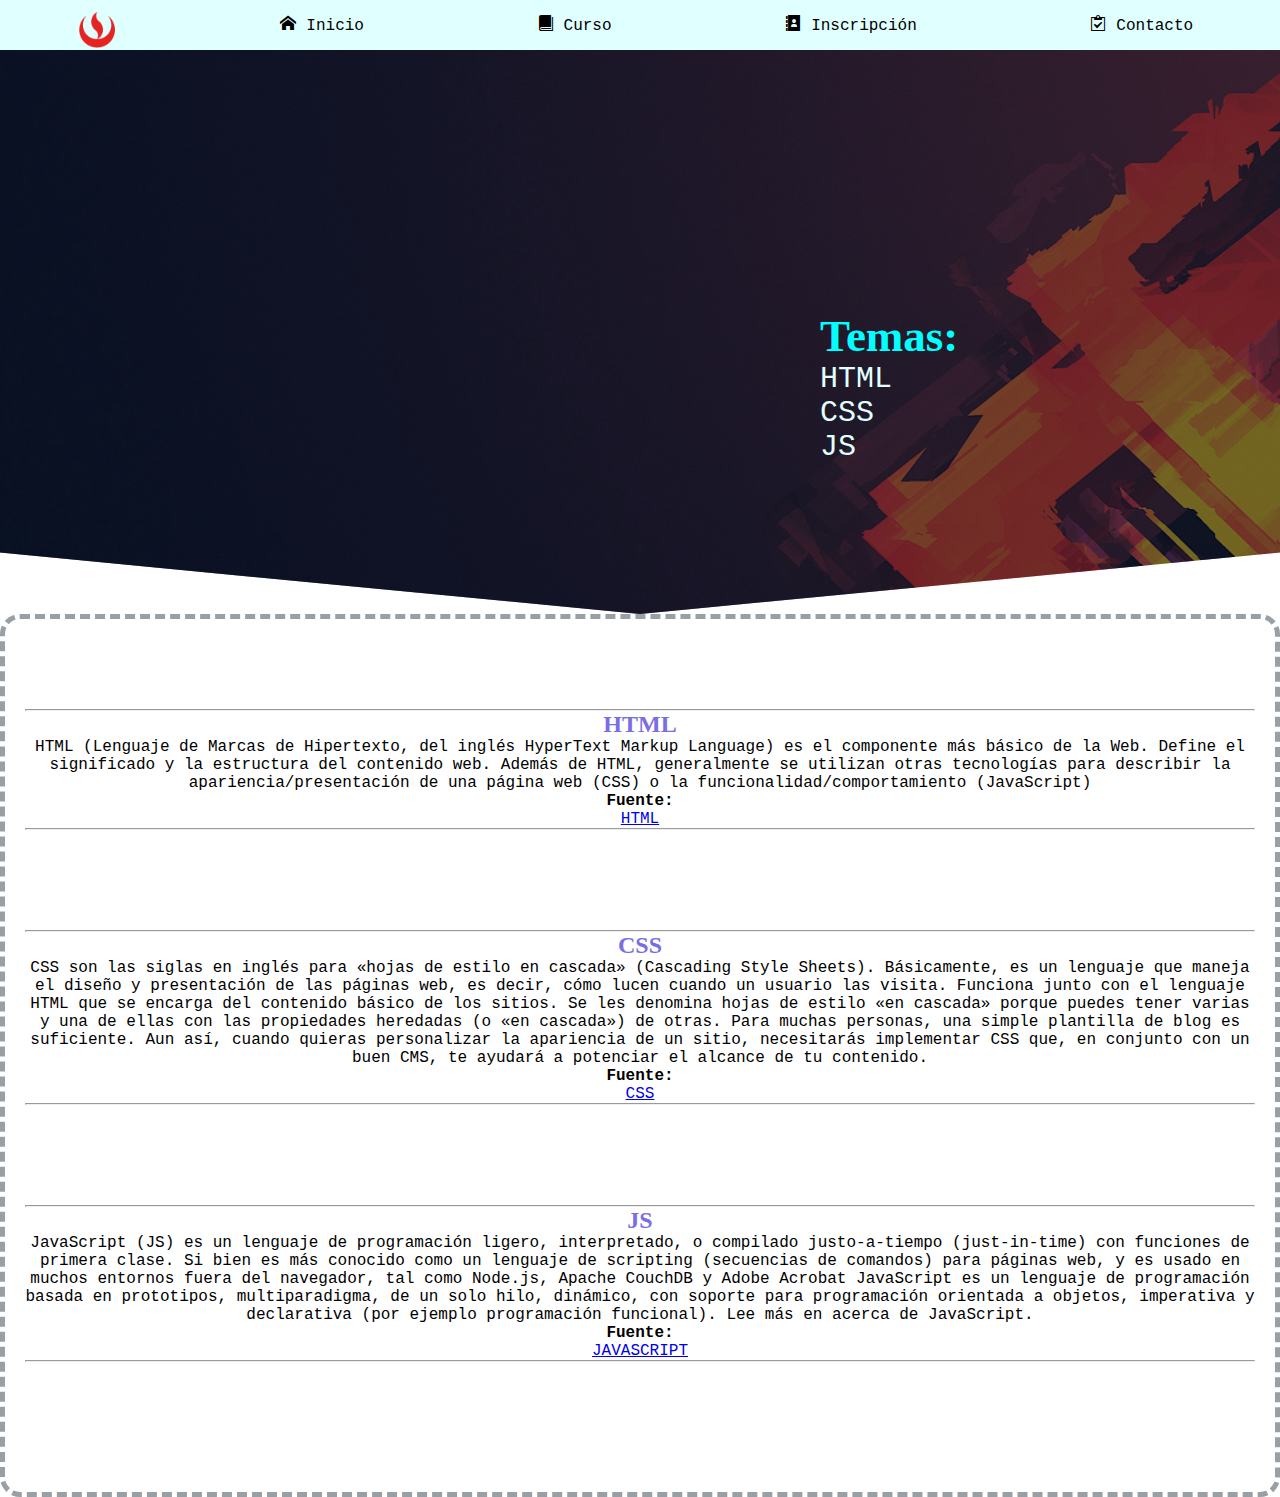
<file: Website_clase2/html/index.html>
<!DOCTYPE html>
<html lang="en">
<head>
  <link rel="stylesheet" href="../css/estilo1.css">
  <link rel="stylesheet" href="../css/fonts.css">
  <meta charset="UTF-8">
  <meta name="viewport" content="width=device-width, initial-scale=1.0">
  <title>Curso IHC</title>
</head>
<body>
<nav class="topheader">
    <ul class="menu-horizontal">
      <a href="" class="logo"><img  height="60"  width="60" src="../images/img/upclogo.png" alt="Logo de lapagimna web"></a>
        <li><a href ="#inicio"><span class="icon-home"></span>Inicio</a></li>
        <li>
            <a href="#cursos"><span class="icon-book"></span>Curso</a>
            <ul class="menu-vertical">
                <li><a href = "#html">HTML</a></li>
                <li><a href = "#css">CSS</a></li>
                <li><a href = "#js">JAVA SCRIPT</a></li>
            </ul>
        </li>
        <li><a href=""><span class="icon-address-book"></span>Inscripción</a></li>
        <li><a href="../html/contacto.html" target="_blank"><span class="icon-clipboard"></span>Contacto</a></li>
    </ul>
</nav>
<div id="inicio">
  <div class="container_Inicio">
    <div class="texto_Inicio">
      <h2>Temas:</h2>
         <ul>
           <li>HTML</li>
           <li>CSS</li>
          <li>JS</li>
         </ul>
    </div>
  </div>
</div>
<div id="borderDemo">
  <div id="cursos">
    <div id="html"  class="container_Cursos">
      <div class="texto_thml">
        <hr>
        <h2>HTML</h2>
        <p>HTML (Lenguaje de Marcas de Hipertexto, del inglés HyperText Markup Language) es el componente más básico de la Web. Define el significado y la estructura del contenido web. Además de HTML, generalmente se utilizan otras tecnologías para describir la apariencia/presentación de una página web (CSS) o la funcionalidad/comportamiento (JavaScript)</p>
        <h4>Fuente: </h4> <a href="https://developer.mozilla.org/es/docs/Web/HTML" target="_blank">HTML</a>
        <hr>
      </div>
      <div id="css"   class="texto_css">
        <hr>
        <h2>CSS</h2>
          <p>CSS son las siglas en inglés para «hojas de estilo en cascada» (Cascading Style Sheets). Básicamente, es un lenguaje que maneja el diseño y presentación de las páginas web, es decir, cómo lucen cuando un usuario las visita. Funciona junto con el lenguaje HTML que se encarga del contenido básico de los sitios.
          Se les denomina hojas de estilo «en cascada» porque puedes tener varias y una de ellas con las propiedades heredadas (o «en cascada») de otras.
          Para muchas personas, una simple plantilla de blog es suficiente. Aun así, cuando quieras personalizar la apariencia de un sitio, necesitarás implementar CSS que, en conjunto con un buen CMS, te ayudará a potenciar el alcance de tu contenido.</p>
          <h4>Fuente: </h4> <a href="https://blog.hubspot.es/website/que-es-css#que-es" target="_blank">CSS</a>
        <hr>
      </div>
      <div id="js"  class="texto_js">
        <hr>
        <h2>JS</h2>
          <p>JavaScript (JS) es un lenguaje de programación ligero, interpretado, o compilado justo-a-tiempo (just-in-time) con funciones de primera clase. Si bien es más conocido como un lenguaje de scripting (secuencias de comandos) para páginas web, y es usado en muchos entornos fuera del navegador, tal como Node.js, Apache CouchDB y Adobe Acrobat JavaScript es un lenguaje de programación basada en prototipos, multiparadigma, de un solo hilo, dinámico, con soporte para programación orientada a objetos, imperativa y declarativa (por ejemplo programación funcional). Lee más en acerca de JavaScript.</p>
          <h4>Fuente: </h4> <a href="https://developer.mozilla.org/es/docs/Web/JavaScript" target="_blank">JAVASCRIPT</a>
        <hr>
      </div>
    </div>

  </div>
</div>
</body>
</html>
</file>
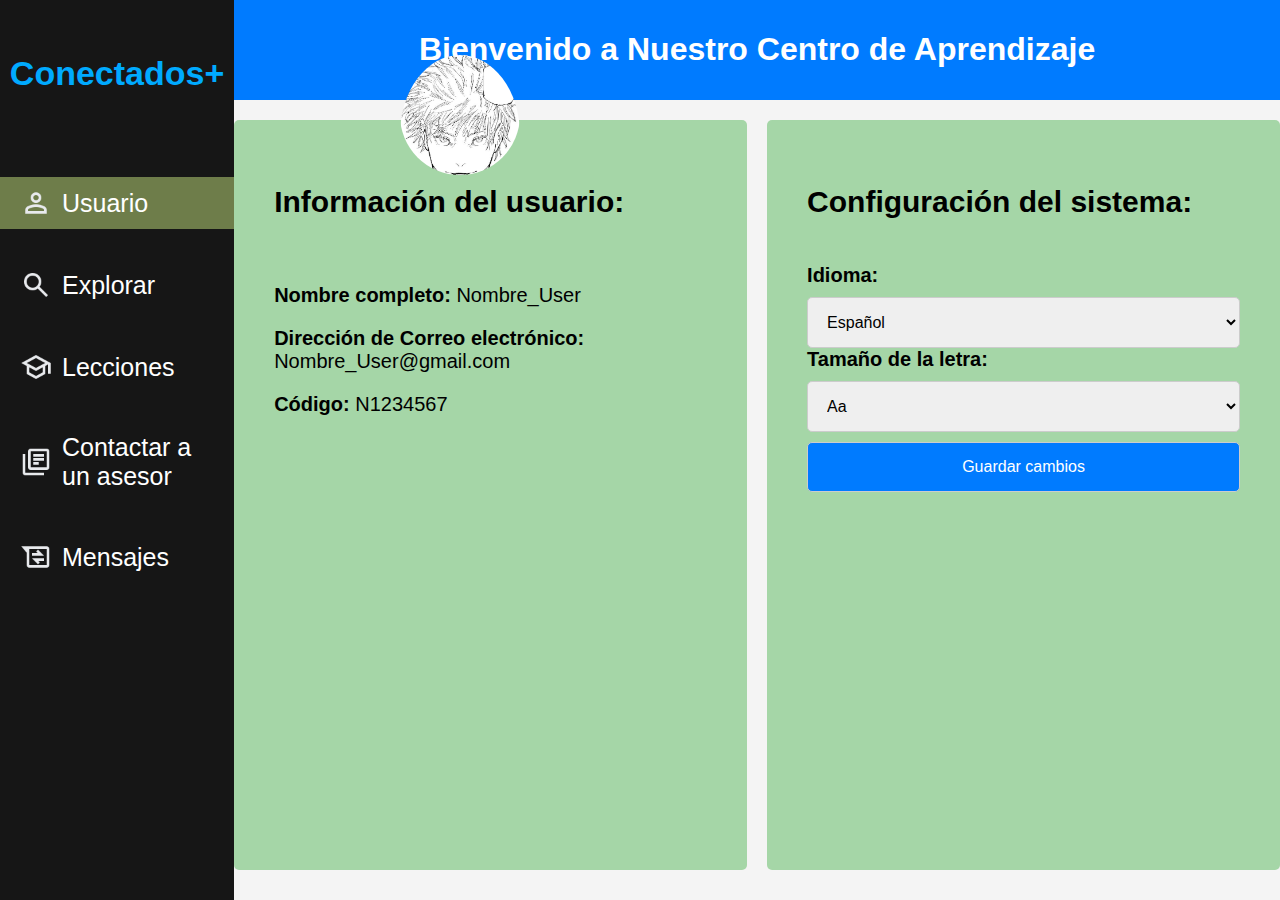
<file: Website/AulaVirtual/hmtl/index.html>
<!DOCTYPE html>
<html lang="es">
<head>
    <link rel="stylesheet" href="../css/styles.css">
    <link rel="stylesheet" href="../css/fonts.css">
    <meta charset="UTF-8">
    <meta name="viewport" content="width=device-width, initial-scale=1.0">
    <title>Centro de Aprendizaje</title>
</head>
<body>
    <div class="contenedor">
        <div class="barra-lateral">
            <div class="logo">
                <p>Conectados+</p>
            </div>
            
            <nav>
                <ul>
                    <li class="estado"><a href="../hmtl/index.html"><img src="../imagenes/person_24dp_FILL0_wght400_GRAD0_opsz24.png" width="32" height="32"><span>Usuario</span></a></li>
                    <li ><a href="../hmtl/index5.html"><img src="../imagenes/search_24dp_FILL0_wght400_GRAD0_opsz24.png" width="32" height="32"><span>Explorar</span></a></li>
                    <li ><a href="../hmtl/index2.html"><img src="../imagenes/school_24dp_FILL0_wght400_GRAD0_opsz24.png" width="32" height="32"><span>Lecciones</span></a></li>
                    <li ><a href="../hmtl/index3.html"><img src="../imagenes/library_books_24dp_FILL0_wght400_GRAD0_opsz24.png" width="32" height="32"><span>Contactar a un asesor</span></a></li>
                    <li ><a href="../hmtl/index4.html"><img src="../imagenes/business_messages_24dp_FILL0_wght400_GRAD0_opsz24.png" width="32" height="32"><span>Mensajes</span></a></li>
                </ul>
            </nav>
        </div>
        <div class="contenido-principal">
            <header>
                <h1>Bienvenido a Nuestro Centro de Aprendizaje</h1>
            </header>
            <div class="contenido">
                <div class="detalles-usuario">
                    <h2>Información del usuario:</h2>
                    <div class="caja-info">
                        <p><strong>Nombre completo:</strong> Nombre_User</p>
                        <p><strong>Dirección de Correo electrónico:</strong> Nombre_User@gmail.com</p>
                        <p><strong>Código:</strong> N1234567</p>
                    </div>
                </div>
                <div class="configuracion-sistema">
                    <h2>Configuración del sistema:</h2>
                    <div class="caja-configuracion">
                        <label for="idioma"><strong>Idioma:</strong></label>
                        <select id="idioma">
                            <option>Español</option>
                        </select>
                        <label for="tamano-letra"><strong>Tamaño de la letra:</strong></label>
                        <select id="tamano-letra">
                            <option>Aa</option>
                        </select>
                        <button>Guardar cambios</button>
                    </div>
                </div>
            </div>
        </div>
    </div>

    <div class="imagen-especifica">
        <img src="../imagenes/1.JPG" width="120" height="120">
    </div>
</body>
</html>
</file>
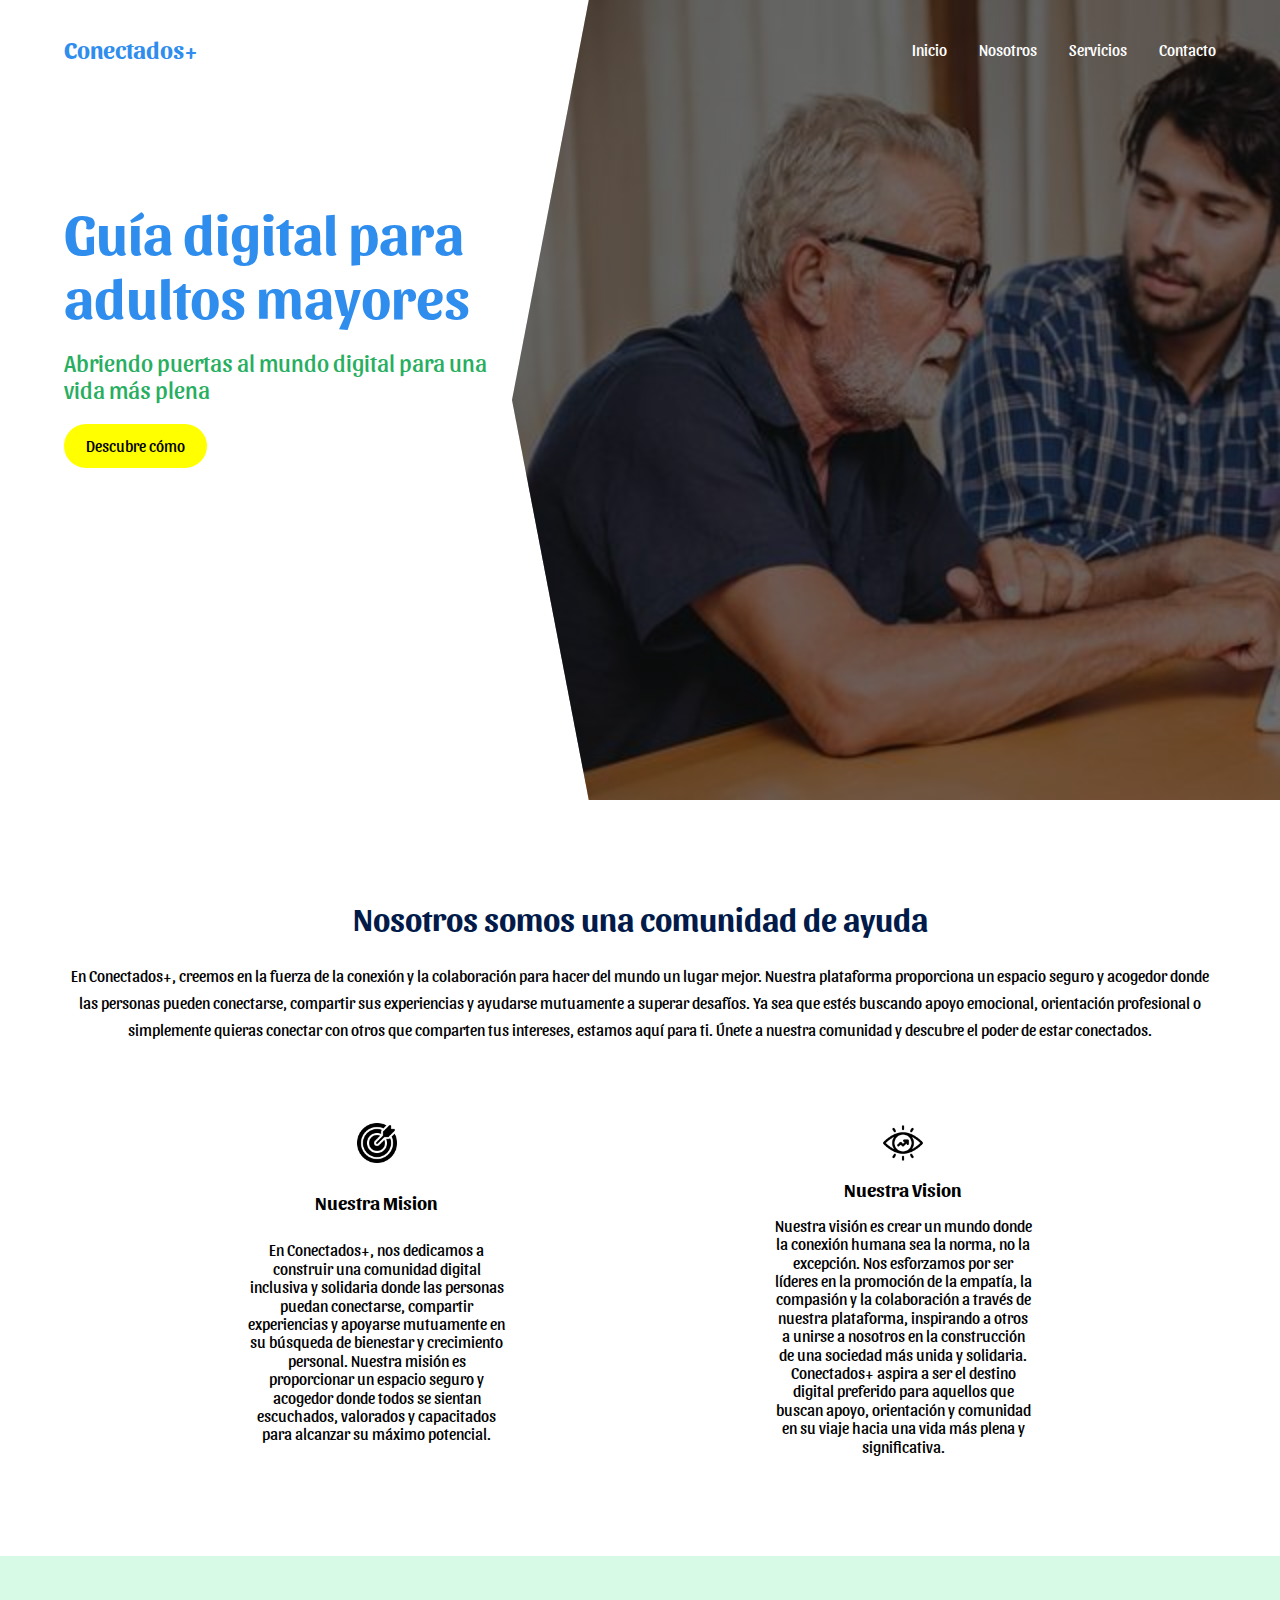
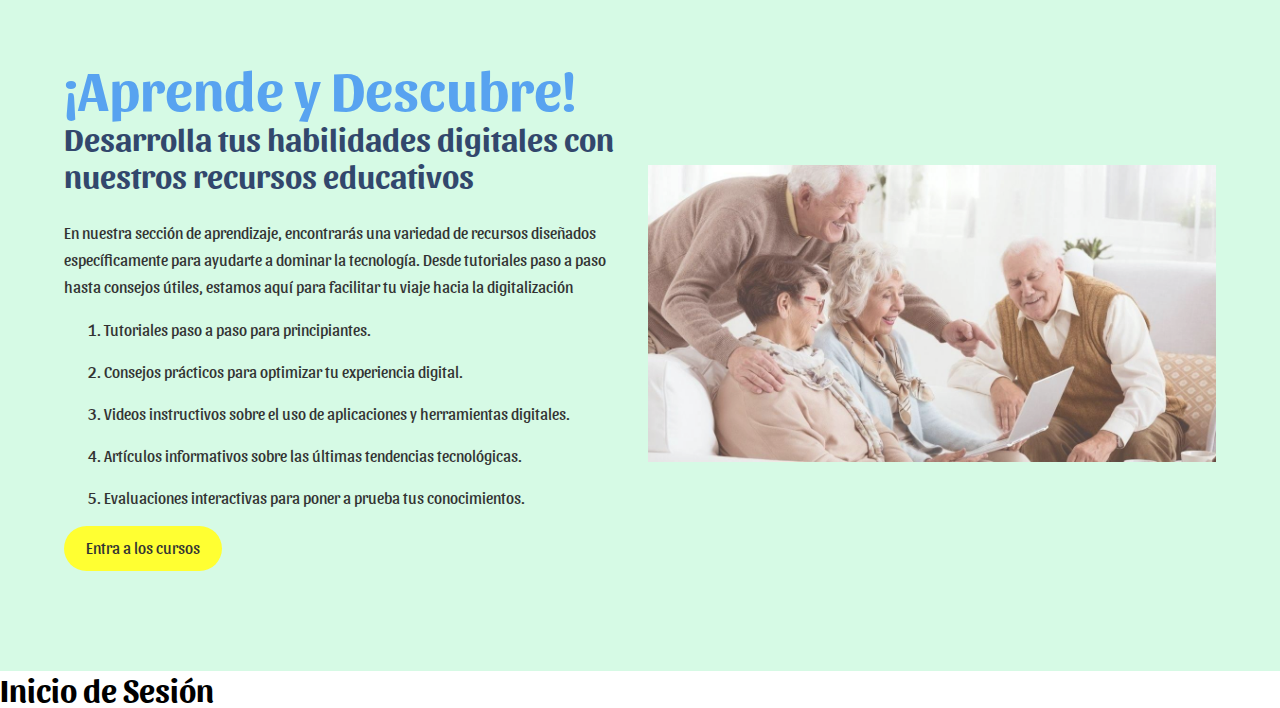
<file: html/index2.html>
<!DOCTYPE html>
<html lang="en">
<head>
    <meta charset="UTF-8">
    <meta name="viewport" content="width=device-width, initial-scale=1.0">
    <title>Conectados+</title>
    <meta name="Author" lang="es" content="U20221f219">
    <link rel="shortcut icon" href="../Imagenes/logo.png" type="image/x-icon">
    <link rel="stylesheet" href="../css/normalize.css">
    <link rel="stylesheet" href="../css/styles.css">
</head>
<body>
     <header class = "hero">
        <nav class = "nav container"> 
            <div class = "nav=logo">
                <h2 class="nav_title">Conectados+</h2>
            </div>
            <ul class = "nav__link nav__link--menu">
                <li class=" "nav__items>
                    <a href="#" class="nav__links">Inicio</a>
                </li>
                <li class=" "nav__items>
                    <a href="#" class="nav__links">Nosotros</a>
                </li>
                <li class=" "nav__items>
                    <a href="#" class="nav__links">Servicios</a>
                </li>
                <li class=" "nav__items>
                    <a href="#" class="nav__links">Contacto</a>
                </li>
            </ul>
            
        </nav>
        <section class="hero__container container">
            <h1 class="hero__tittle">Guía digital para adultos mayores</h1>
            <p class="hero__paragraph">Abriendo puertas al mundo digital para una vida más plena</p>
            <a href="#" class="cta">Descubre cómo</a>
        </section>
     </header>

     <main>
        <section class="container about">
            <h2 class="subtitle">Nosotros somos una comunidad de ayuda</h2>
            <p class="about_paragraph">En Conectados+, creemos en la fuerza de la conexión y la colaboración 
                para hacer del mundo un lugar mejor. Nuestra plataforma proporciona un espacio seguro y acogedor donde las personas pueden conectarse, compartir sus experiencias y ayudarse mutuamente a superar desafíos. Ya sea que estés buscando apoyo emocional, orientación profesional o simplemente quieras conectar con otros que comparten tus intereses, estamos aquí para ti. Únete a nuestra comunidad y descubre el poder de estar conectados.</p>
            <div class="about_main">
                <article class="about_icons">
                    <img src="../Imagenes/mision.png" class="about_icon" alt="Mision de Conectados">
                    <h3 class="about_title ">Nuestra Mision</h3>
                    <p>En Conectados+, nos dedicamos a construir una comunidad digital inclusiva y solidaria donde las personas puedan conectarse, compartir experiencias y apoyarse mutuamente en su búsqueda de bienestar y crecimiento personal. Nuestra misión es proporcionar un espacio seguro y acogedor 
                        donde todos se sientan escuchados, valorados y capacitados para alcanzar su máximo potencial.</p>
                </article>
                <article class="about_icons">
                    <img src="../Imagenes/vision.png" class="about_icon" alt="Vision de Conectados">
                    <h3 class="about_title ">Nuestra Vision</h3>
                    <p>Nuestra visión es crear un mundo donde la conexión humana sea la norma, no la excepción. Nos esforzamos por ser líderes en la promoción de la empatía, la compasión y la colaboración a través de nuestra plataforma, inspirando a otros a unirse a nosotros en la construcción de una sociedad más unida y solidaria. 
                        Conectados+ aspira a ser el destino digital preferido para aquellos que buscan apoyo, orientación y comunidad en su viaje hacia una vida más plena y significativa.</p>
                </article>
            </div>
        </section>
        <section class="servicios">
            <div class="servicios__container container">
                <div class="servicios__texts">
                    <h1 class ="servicios__title">¡Aprende y Descubre!</h1>
                    <h2 class="subtitle">Desarrolla tus habilidades digitales con nuestros recursos educativos</h2>
                    <p class="servicios__paragraph ">En nuestra sección de aprendizaje, encontrarás una variedad de recursos diseñados específicamente 
                        para ayudarte a dominar la tecnología. Desde tutoriales paso a paso hasta consejos útiles, estamos aquí para facilitar tu viaje
                        hacia la digitalización</p>
                    <ol>
                        <li class="servicios__paragraph">Tutoriales paso a paso para principiantes.</li>
                        <li class="servicios__paragraph">Consejos prácticos para optimizar tu experiencia digital.</li>
                        <li class="servicios__paragraph">Videos instructivos sobre el uso de aplicaciones y herramientas digitales.</li>
                        <li class="servicios__paragraph">Artículos informativos sobre las últimas tendencias tecnológicas.</li>
                        <li class="servicios__paragraph">Evaluaciones interactivas para poner a prueba tus conocimientos.</li>

                    </ol>
                    <a href="#" class="cta">Entra a los cursos</a>
                 </div>
                 <figure class="servicios__picture">
                    <img src="../Imagenes/imgservicios.jpg" alt="Imagen servicios" class="servicios__img">
                 </figure>
            </div>

        </section>
     </main>

     <div class="formulario">
        <h1>Inicio de Sesión</h1>

     </div>
</body>
</html>
</file>
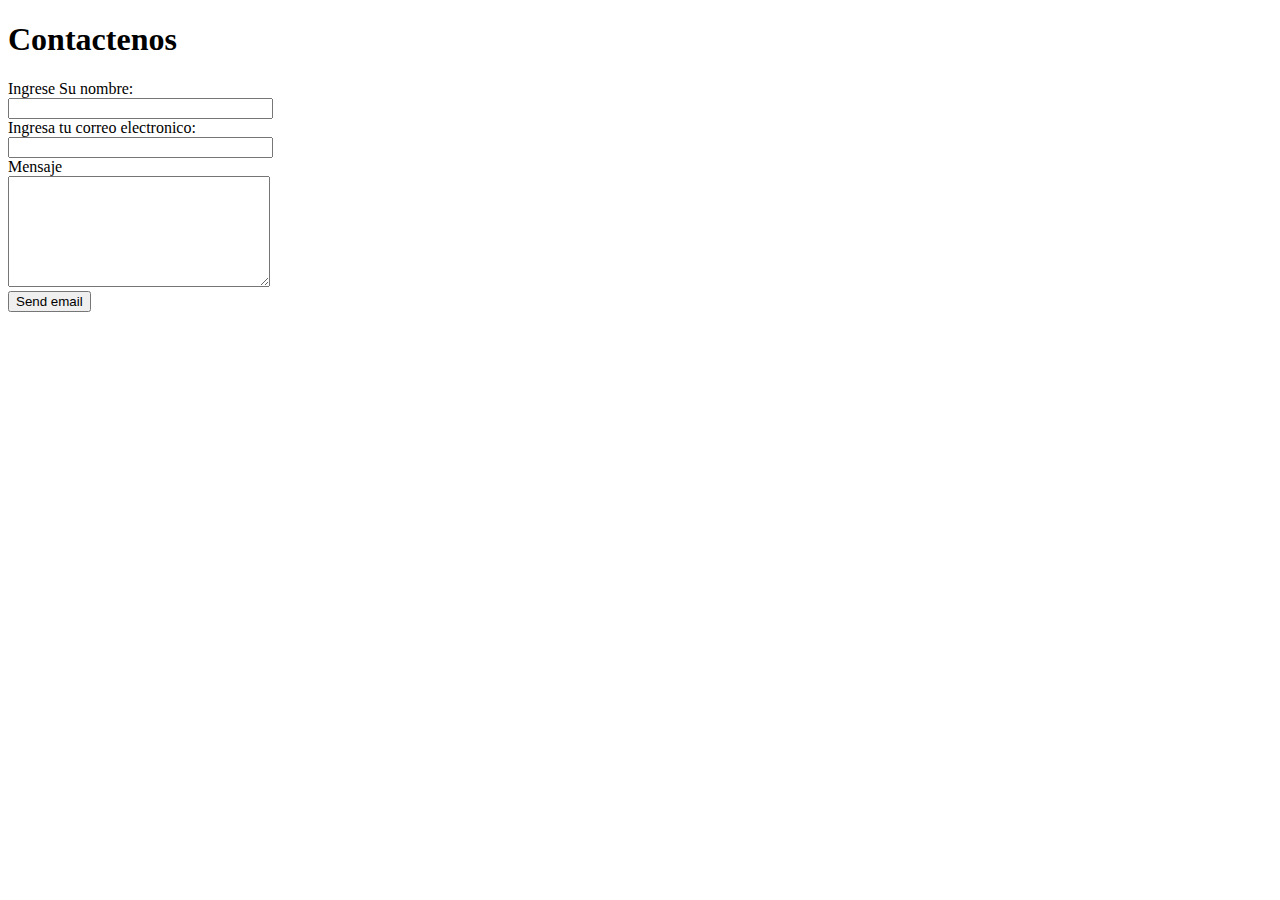
<file: Website/html/contacto.html>
<!DOCTYPE html>
<html lang="en">
<head>
    <meta charset="UTF-8">
    <meta name="viewport" content="width=device-width, initial-scale=1.0">
    <a href="../html/index.html"></a>
    <title>Document</title>
</head>
<body>
    <div class="formulario">
        <h1 class="formulario_title">Contactenos</h1>
        <div id="after_submit"></div>
            <form id="formulario_contacto" action="#" method="POST" enctype="multipart/form-data">
            <div class="row">
                <label class="required" for="name">Ingrese Su nombre:</label><br />
                <input id="name" class="input" name="name" type="text" value="" size="30" /><br />
                <span id="name_validation" class="error_message"></span>
            </div>
            <div class="row">
                <label class="required" for="email">Ingresa tu correo electronico:</label><br />
                <input id="email" class="input" name="email" type="text" value="" size="30" /><br />
                <span id="email_validation" class="error_message"></span>
            </div>
            <div class="row">
                <label class="required" for="message">Mensaje</label><br />
                <textarea id="message" class="input" name="message" rows="7" cols="30"></textarea><br />
                <span id="message_validation" class="error_message"></span>
            </div>
                <input id="submit_button" type="submit" value="Send email" />
            </form>
     </div>
</body>
</html>
</file>
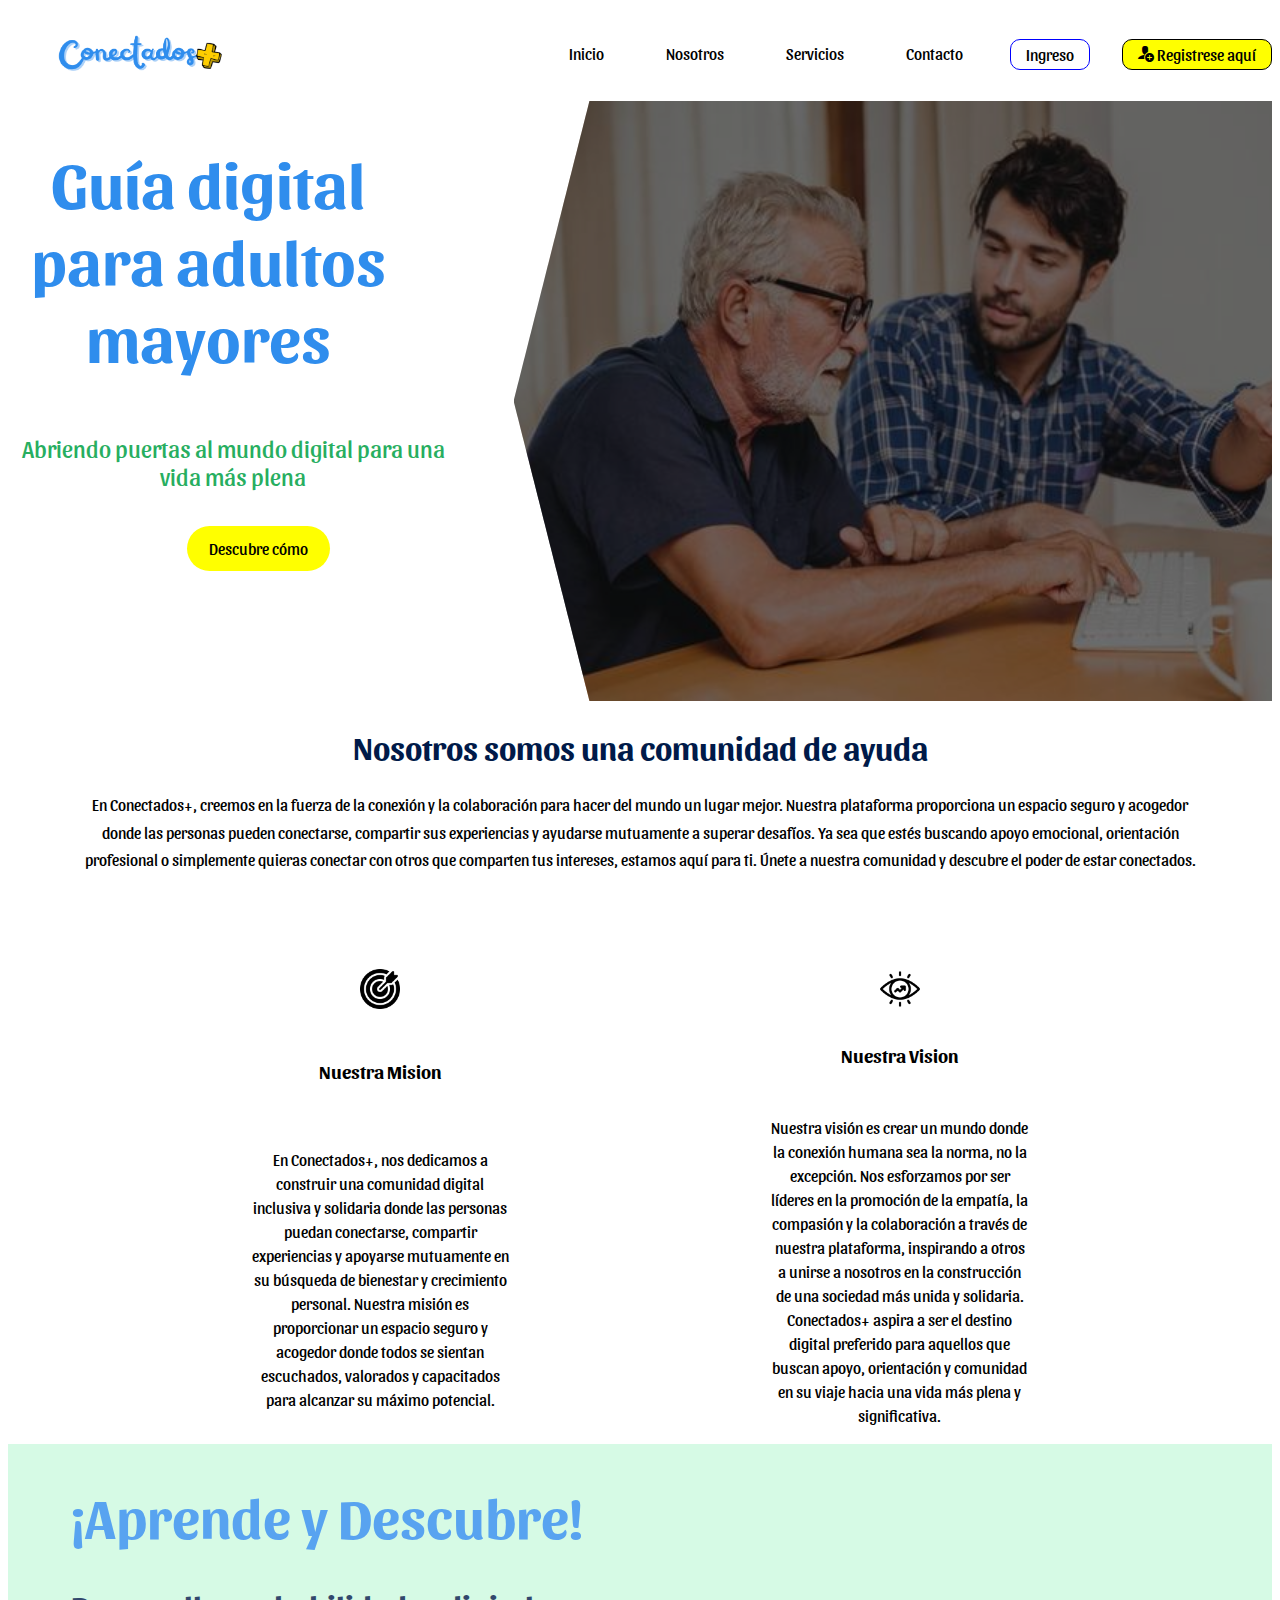
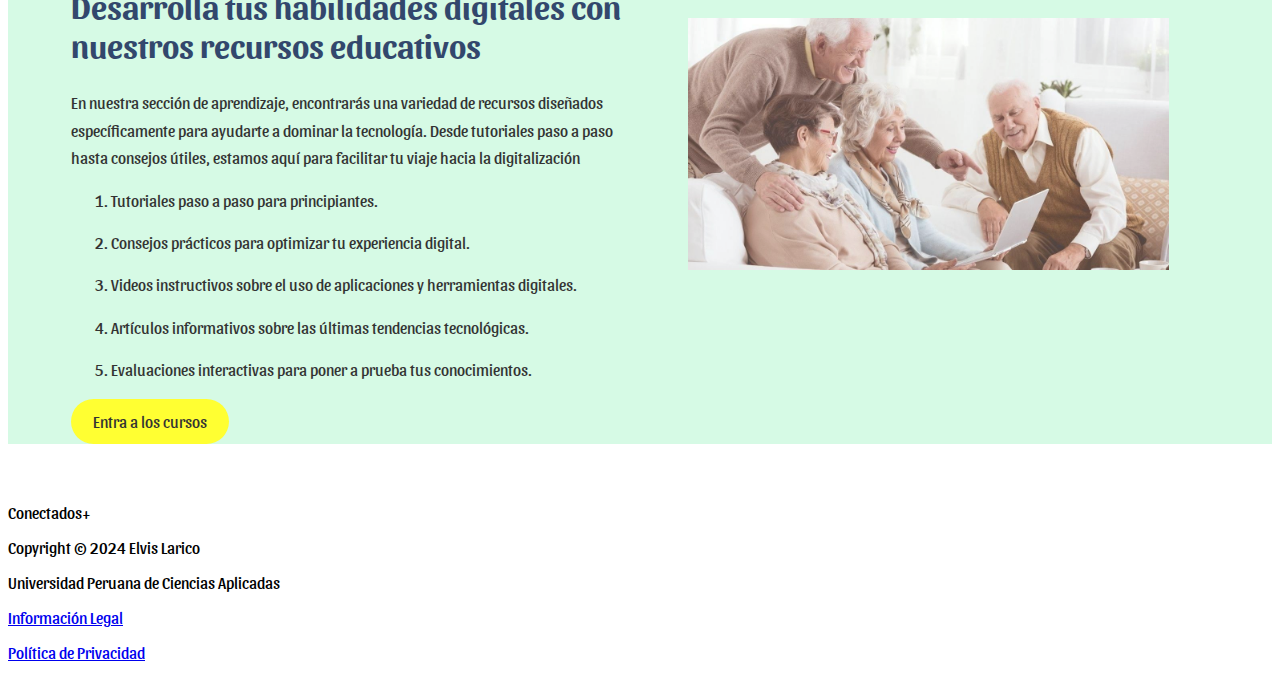
<file: Website/html/index2.html>
<!DOCTYPE html>
<html lang="en">
<head>
    <meta charset="UTF-8">
    <meta name="viewport" content="width=device-width, initial-scale=1.0">
    <title>Conectados+</title>
    <meta name="Author" lang="es" content="U20221f219">
    <link rel="shortcut icon" href="../Imagenes/logo.png" type="image/x-icon">
    <link rel="stylesheet" href="../css/styles.css">
    <link rel="stylesheet" href="../Imagenes/icons/icomoon (1)/fonts.css">
</head>
<body>
    
        <nav class = "nav container"> 
            <div class = "nav=logo">
                <a href="#" class="logo"> <img src="../Imagenes/logo.png" alt="LogoConectados">
                    <h2 class="nombre-empresa"></h2>  
                </a>
            </div>
            <ul class = "nav__link nav__link--menu">
                <li class="nav__items">
                    <a href="#" class="nav__links">Inicio</a>
                </li>
                <li class="nav__items">
                    <a href="#nosotros" class="nav__links">Nosotros</a>
                </li>
                <li class="nav__items">
                    <a href="#servicios" class="nav__links">Servicios</a>
                </li>
                <li class="nav__items">
                    <a href="#" class="nav__links">Contacto</a>
                </li>
                <li class="nav__ingreso">
                    <a href="#" class="nav__links">Ingreso</a>
                </li>
                <li class="nav__registro">
                    <a href="../Login/login.html" class="nav__links" target="_blank"> <span class="icon-newuser"></span> Registrese aquí</a>
                </li>
            </ul>
        
            
        </nav>
    <header class = "hero">
        <section class="hero__container container">
            <h1 class="hero__tittle">Guía digital para adultos mayores</h1>
            <p class="hero__paragraph">Abriendo puertas al mundo digital para una vida más plena</p>
            <a href="#" class="cta">Descubre cómo</a>
        </section>
     </header>

     <main>
    <div id="nosotros">
        <div  class="container about">
            <h2 class="subtitle">Nosotros somos una comunidad de ayuda</h2>
            <p class="about_paragraph">En Conectados+, creemos en la fuerza de la conexión y la colaboración 
                para hacer del mundo un lugar mejor. Nuestra plataforma proporciona un espacio seguro y acogedor donde las personas pueden conectarse, compartir sus experiencias y ayudarse mutuamente a superar desafíos. Ya sea que estés buscando apoyo emocional, orientación profesional o simplemente quieras conectar con otros que comparten tus intereses, estamos aquí para ti. Únete a nuestra comunidad y descubre el poder de estar conectados.</p>
            <div class="about_main">
                <article class="about_icons">
                    <img src="../Imagenes/mision.png" class="about_icon" alt="Mision de Conectados">
                    <h3 class="about_title ">Nuestra Mision</h3>
                    <p class="mision_parrafo">En Conectados+, nos dedicamos a construir una comunidad digital inclusiva y solidaria donde las personas puedan conectarse, compartir experiencias y apoyarse mutuamente en su búsqueda de bienestar y crecimiento personal. Nuestra misión es proporcionar un espacio seguro y acogedor 
                        donde todos se sientan escuchados, valorados y capacitados para alcanzar su máximo potencial.</p>
                </article>
                <article class="about_icons">
                    <img src="../Imagenes/vision.png" class="about_icon" alt="Vision de Conectados">
                    <h3 class="about_title">Nuestra Vision</h3>
                    <p class="vision_parrafo">Nuestra visión es crear un mundo donde la conexión humana sea la norma, no la excepción. Nos esforzamos por ser líderes en la promoción de la empatía, la compasión y la colaboración a través de nuestra plataforma, inspirando a otros a unirse a nosotros en la construcción de una sociedad más unida y solidaria. 
                        Conectados+ aspira a ser el destino digital preferido para aquellos que buscan apoyo, orientación y comunidad en su viaje hacia una vida más plena y significativa.</p>
                </article>
            </div>
        </div>
    </div>
        <section  id="servicios" class="servicios">
            <div class="servicios__container container">
                <div class="servicios__texts">
                    <h1 class ="servicios__title">¡Aprende y Descubre!</h1>
                    <h2 class="subtitle">Desarrolla tus habilidades digitales con nuestros recursos educativos</h2>
                    <p class="servicios__paragraph ">En nuestra sección de aprendizaje, encontrarás una variedad de recursos diseñados específicamente 
                        para ayudarte a dominar la tecnología. Desde tutoriales paso a paso hasta consejos útiles, estamos aquí para facilitar tu viaje
                        hacia la digitalización</p>
                    <ol>
                        <li class="servicios__paragraph">Tutoriales paso a paso para principiantes.</li>
                        <li class="servicios__paragraph">Consejos prácticos para optimizar tu experiencia digital.</li>
                        <li class="servicios__paragraph">Videos instructivos sobre el uso de aplicaciones y herramientas digitales.</li>
                        <li class="servicios__paragraph">Artículos informativos sobre las últimas tendencias tecnológicas.</li>
                        <li class="servicios__paragraph">Evaluaciones interactivas para poner a prueba tus conocimientos.</li>

                    </ol>
                    <a href="../AulaVirtual/hmtl/index.html" class="cta">Entra a los cursos</a>
                 </div>
                 <figure class="servicios__picture">
                    <img src="../Imagenes/imgservicios.jpg" alt="Imagen servicios" class="servicios__img">
                 </figure>
            </div>

        </section>
     </main>
     <footer>
        <div class="social-media">
            <a href="#"><img src="../Imagenes/logo-facebook.svg" alt="facebook_logo"></a>
            <a href="#"><img src="../Imagenes/logo-instagram.svg" alt="instagram_logo"></a>
            <a href="#"><img src="../Imagenes/logo-linkedin.svg" alt="linkeIn_logo"></a>
            <a href="#"><img src="../Imagenes/logo-youtube.svg" alt="youtube_logo"></a>
        </div>
        <p class="text-footer">Conectados+</p>
        <p class="copyright">Copyright © 2024 Elvis Larico</p>
        <p class="text-footer2">Universidad Peruana de Ciencias Aplicadas</p>
        <div class="legal">
            <a href="#">
                <p class="paragraph">Información Legal</p>
            </a>
            <a href="#">
                <p class="paragraph">Política de Privacidad</p>
            </a>
        </div>
    </footer>
</body>
</html>
</file>
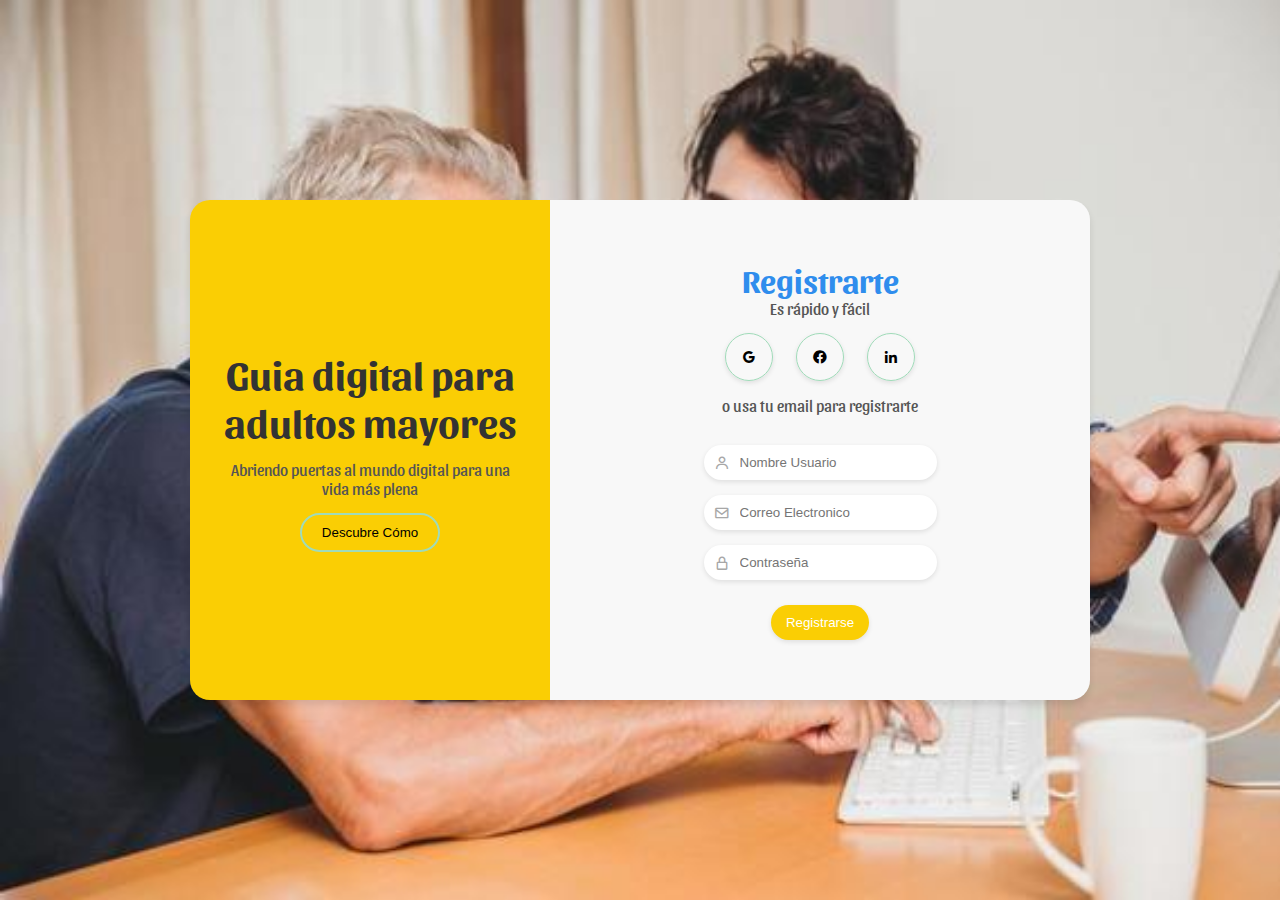
<file: Website/Login/login.html>
<!DOCTYPE html>
<html lang="en">
<head>
    <meta charset="UTF-8">
    <meta http-equiv="X-UA-Compatible" content="IE=edge">
    <meta name="viewport" content="width=device-width, initial-scale=1.0">
    <link rel="preconnect" href="https://fonts.googleapis.com">
    <link rel="preconnect" href="https://fonts.gstatic.com" crossorigin>
    <link href="https://fonts.googleapis.com/css2?family=Montserrat:wght@300;400;500;600;700&display=swap" rel="stylesheet">
    <link href='https://unpkg.com/boxicons@2.1.4/css/boxicons.min.css' rel='stylesheet'>
    <link rel="stylesheet" href="style.css">
    <title>Conectados+</title>
</head>
<body>
    <div class="container-form register">
        <div class="information">
            <div class="info-childs">
                <h2>Guia digital para adultos mayores</h2>
                <p>Abriendo puertas al mundo digital para una vida más plena</p>
                <a href="../html/index2.html"><input type="button" value="Descubre Cómo" id="servicios"></a>
            </div>
        </div>
        <div class="form-information">
            <div class="form-information-childs">
                <h2>Registrarte</h2>
                <p>Es rápido y fácil</p>
                <div class="icons">
                    <i class='bx bxl-google'></i>
                    <i class='bx bxl-facebook-circle'></i>
                    <i class='bx bxl-linkedin' ></i>
                </div>
                <p>o usa tu email para registrarte</p>
                <form class="form form-register" novalidate>
                    <div>
                        <label>
                            <i class='bx bx-user' ></i>
                            <input type="text" placeholder="Nombre Usuario" name="userName" >
                        </label>
                    </div>
                    <div>
                        <label >
                            <i class='bx bx-envelope' ></i>
                            <input type="email" placeholder="Correo Electronico" name="userEmail" >
                        </label>
                    </div>
                   <div>
                        <label>
                            <i class='bx bx-lock-alt' ></i>
                            <input type="password" placeholder="Contraseña" name="userPassword">
                        </label>
                   </div>
                   <a href="../AulaVirtual/hmtl/index.html" target="_blank"> <input type="submit" value="Registrarse"></a>
                   
                </form>
            </div>
        </div>
    </div>


</body>
</html>
</file>
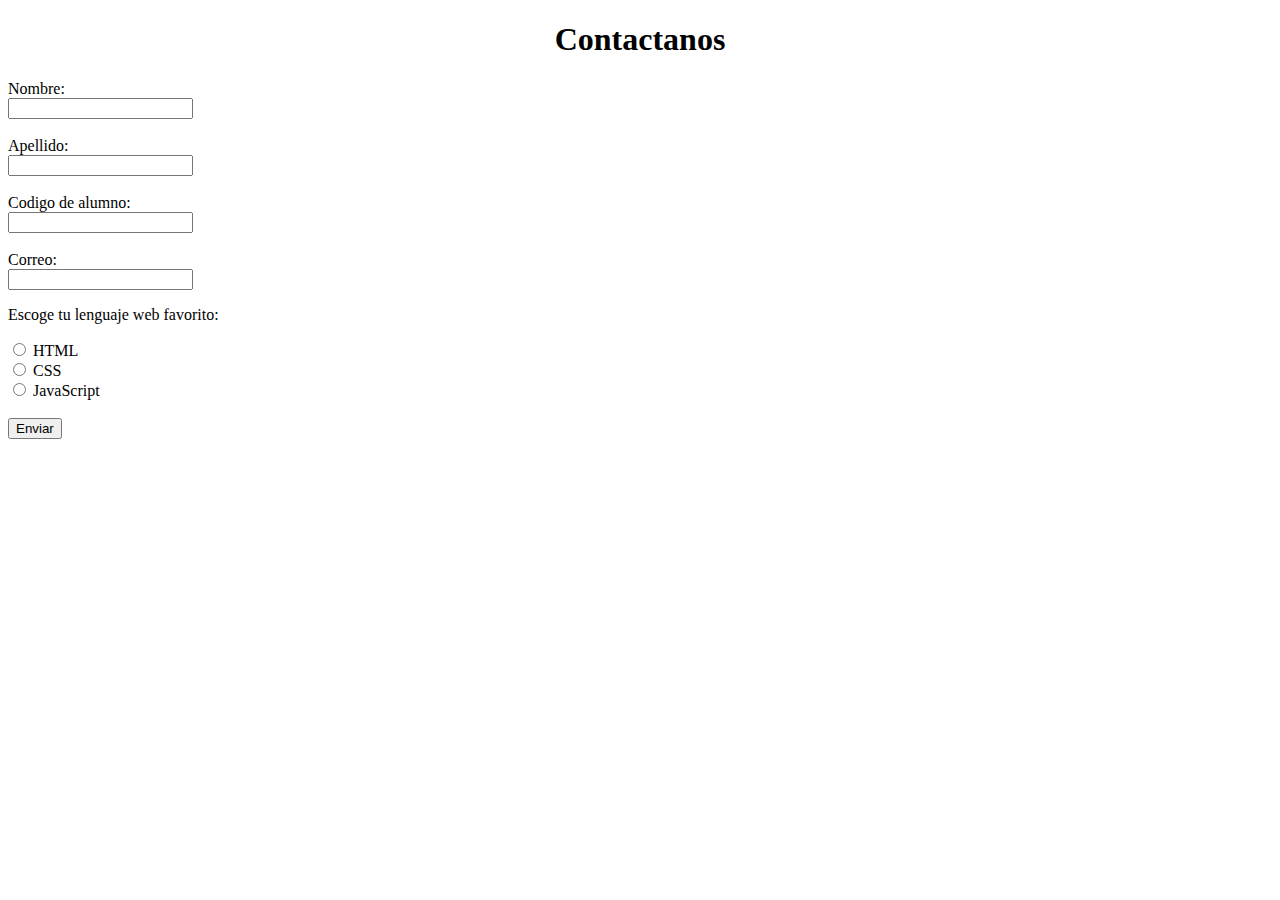
<file: Website_clase2/html/contacto.html>
<!DOCTYPE html>
<html lang="en">
<head>
    <meta charset="UTF-8">
    <meta name="viewport" content="width=device-width, initial-scale=1.0">
    <link rel="stylesheet" href="../css/estilo2.css">
    <title>Formlario de contacto</title>
</head>
<body>
    <center><h1>Contactanos</h1></center>
    <form>
        <label for="fname">Nombre:</label><br>
        <input type="text" id="fname" name="fname"><br><br>
        <label for="lname">Apellido:</label><br>
        <input type="text" id="lname" name="lname"><br><br>
        <label for="codus">Codigo de alumno:</label><br>
        <input type="text" id="codus" name="codus"><br><br>
        <label for="correo">Correo:</label><br>
        <input type="text" id="correo" name="correo"><br>
        <p>Escoge tu lenguaje web favorito:</p>
        <input type="radio" id="html" name="fav_language" value="HTML">
        <label for="html">HTML</label><br>
        <input type="radio" id="css" name="fav_language" value="CSS">
        <label for="css">CSS</label><br>
        <input type="radio" id="javascript" name="fav_language" value="JavaScript">
        <label for="javascript">JavaScript</label><br><br>
        <input type="submit" value="Enviar">
    </form>
</body>
</html>
</file>
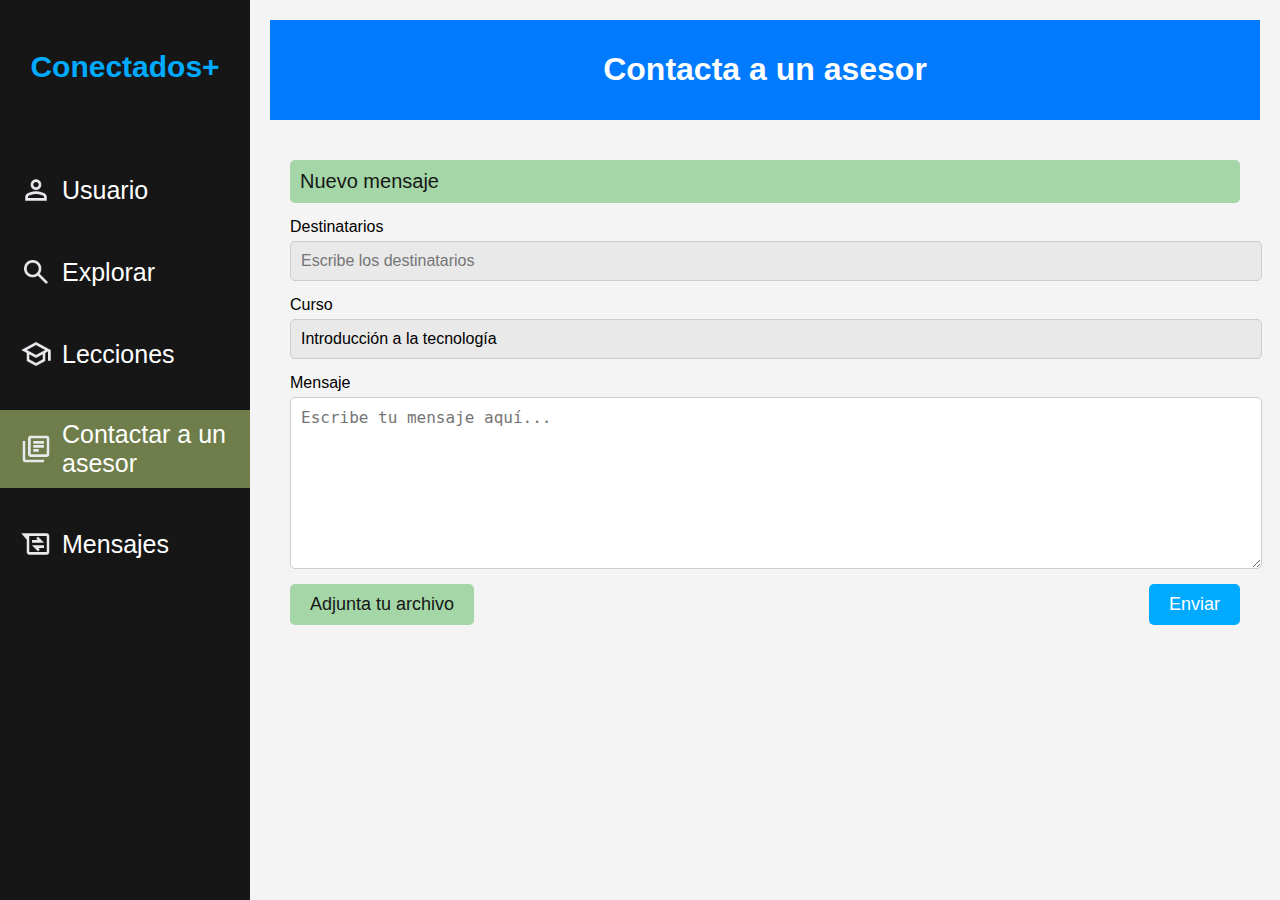
<file: Website/AulaVirtual/hmtl/index3.html>
<!DOCTYPE html>
<html lang="es">
<head>
    <link rel="stylesheet" href="../css/styles3.css">
    <link rel="stylesheet" href="../css/fonts.css">
    <meta charset="UTF-8">
    <meta name="viewport" content="width=device-width, initial-scale=1.0">
    <title>Centro de Aprendizaje</title>
</head>
<body>
    <div class="contenedor">
        <div class="barra-lateral">
            <div class="logo">
                <p>Conectados+</p>
            </div>
            
            <nav>
                <ul>
                    <li><a href="../hmtl/index.html"><img src="../imagenes/person_24dp_FILL0_wght400_GRAD0_opsz24.png" width="32" height="32"><span>Usuario</span></a></li>
                    <li ><a href="../hmtl/index5.html"><img src="../imagenes/search_24dp_FILL0_wght400_GRAD0_opsz24.png" width="32" height="32"><span>Explorar</span></a></li>
                    <li><a href="../hmtl/index2.html"><img src="../imagenes/school_24dp_FILL0_wght400_GRAD0_opsz24.png" width="32" height="32"><span>Lecciones</span></a></li>
                    <li class="estado"><a href="../hmtl/index3.html"><img src="../imagenes/library_books_24dp_FILL0_wght400_GRAD0_opsz24.png" width="32" height="32"><span>Contactar a un asesor</span></a></li>
                    <li ><a href="../hmtl/index4.html"><img src="../imagenes/business_messages_24dp_FILL0_wght400_GRAD0_opsz24.png" width="32" height="32"><span>Mensajes</span></a></li>
                </ul>
            </nav>
        </div>
        <div class="contenido-principal">
            <header>
                <h1>Contacta a un asesor</h1>
            </header>
            <div class="contacto-asesor">
                <div class="formulario-contacto">
                    <div class="campo">
                        <button class="boton-contacto">Nuevo mensaje</button>
                    </div>
                    <div class="campo">
                        <label for="destinatarios">Destinatarios</label>
                        <input type="text" id="destinatarios" class="input-contacto" placeholder="Escribe los destinatarios">
                    </div>
                    <div class="campo">
                        <label for="curso">Curso</label>
                        <input type="text" id="curso" class="input-contacto" value="Introducción a la tecnología" readonly>
                    </div>
                    <div class="campo">
                        <label for="mensaje">Mensaje</label>
                        <textarea id="mensaje" class="textarea-contacto" placeholder="Escribe tu mensaje aquí..."></textarea>
                    </div>
                    <div class="campo-archivo">
                        <button id="adjuntar-archivo" class="boton-archivo">Adjunta tu archivo</button>
                        <button id="enviar" class="boton-enviar">Enviar</button>
                    </div>
                </div>
            </div>
        </div>       
    </div>

</body>
</html>
</file>
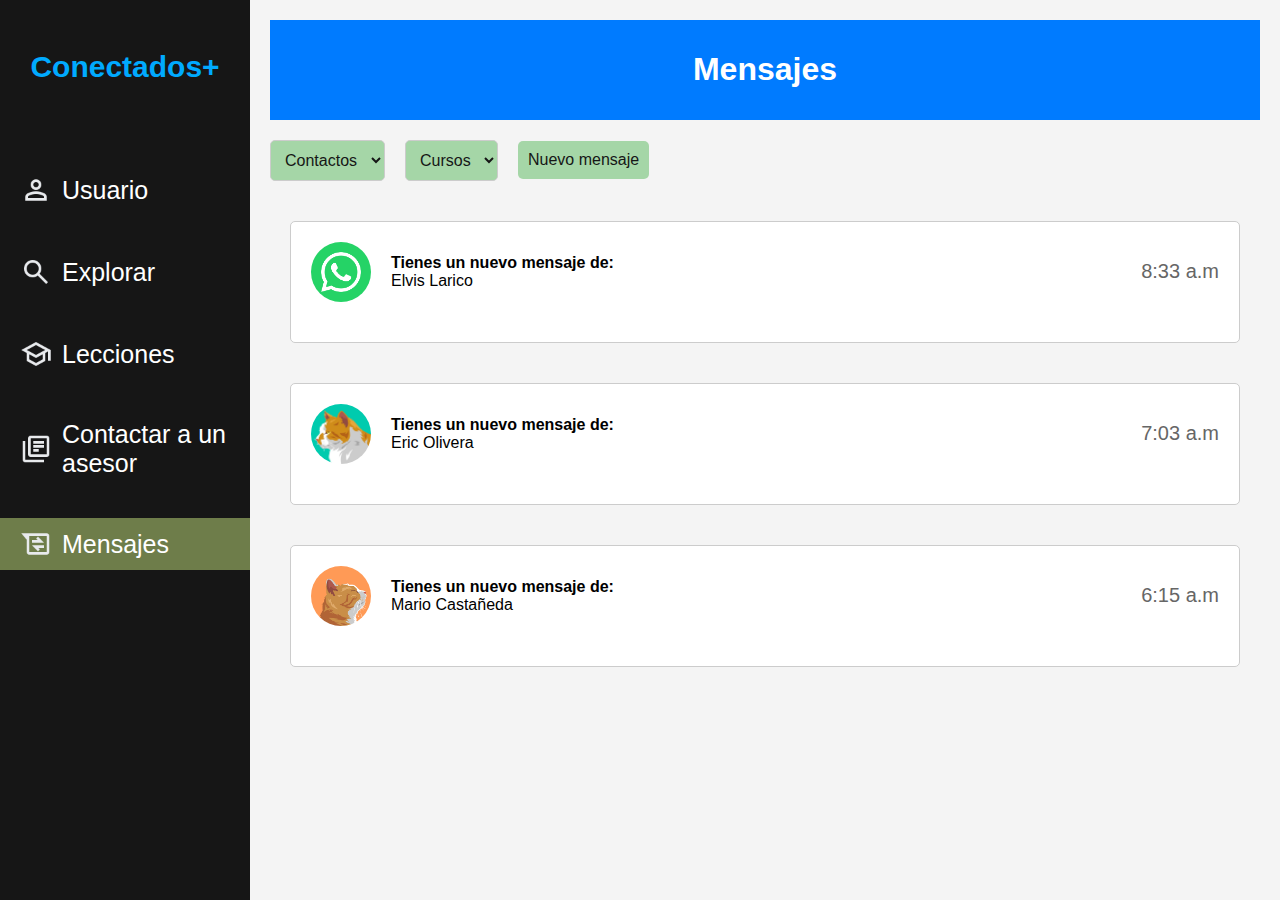
<file: Website/AulaVirtual/hmtl/index4.html>
<!DOCTYPE html>
<html lang="es">
<head>
    <link rel="stylesheet" href="../css/styles4.css">
    <link rel="stylesheet" href="../css/fonts.css">
    <meta charset="UTF-8">
    <meta name="viewport" content="width=device-width, initial-scale=1.0">
    <title>Centro de Aprendizaje</title>
</head>
<body>
    <div class="contenedor">
        <div class="barra-lateral">
            <div class="logo">
                <p>Conectados+</p>
            </div>
            
            <nav>
                <ul>
                    <li><a href="../hmtl/index.html"><img src="../imagenes/person_24dp_FILL0_wght400_GRAD0_opsz24.png" width="32" height="32"><span>Usuario</span></a></li>
                    <li ><a href="../hmtl/index5.html"><img src="../imagenes/search_24dp_FILL0_wght400_GRAD0_opsz24.png" width="32" height="32"><span>Explorar</span></a></li>
                    <li><a href="../hmtl/index2.html"><img src="../imagenes/school_24dp_FILL0_wght400_GRAD0_opsz24.png" width="32" height="32"><span>Lecciones</span></a></li>
                    <li><a href="../hmtl/index3.html"><img src="../imagenes/library_books_24dp_FILL0_wght400_GRAD0_opsz24.png" width="32" height="32"><span>Contactar a un asesor</span></a></li>
                    <li class="estado"><a href="../hmtl/index4.html"><img src="../imagenes/business_messages_24dp_FILL0_wght400_GRAD0_opsz24.png" width="32" height="32"><span>Mensajes</span></a></li>
                </ul>
            </nav>
        </div>
        <div class="contenido-principal">
            <header>
                <h1>Mensajes</h1>
            </header>
            <div class="filtros-mensajes">
                <select id="contactos" class="filtro">
                    <option value="contactos">Contactos</option>
                </select>
                <select id="cursos" class="filtro">
                    <option value="cursos">Cursos</option>
                </select>
                <button id="nuevo-mensaje" class="boton-contacto">Nuevo mensaje</button>
            </div>
            <div class="mensaje-nuevo">
                <div class="mensaje-info">
                    <img src="../imagenes/8.png" alt="Imagen de perfil" class="imagen-perfil">
                    <div class="texto-mensaje">
                        <p><strong>Tienes un nuevo mensaje de:</strong></p>
                        <p>Elvis Larico</p>
                    </div>
                </div>
                <div class="hora-mensaje">
                    <p>8:33 a.m</p>
                    
                </div>
            </div>
            <div class="mensaje-nuevo">
                <div class="mensaje-info">
                    <img src="../imagenes/6.jpg" alt="Imagen de perfil" class="imagen-perfil">
                    <div class="texto-mensaje">
                        <p><strong>Tienes un nuevo mensaje de:</strong></p>
                        <p>Eric Olivera</p>
                    </div>
                </div>
                <div class="hora-mensaje">
                    <p>7:03 a.m</p>
                    
                </div>
            </div>
            <div class="mensaje-nuevo">
                <div class="mensaje-info">
                    <img src="../imagenes/5.png" alt="Imagen de perfil" class="imagen-perfil">
                    <div class="texto-mensaje">
                        <p><strong>Tienes un nuevo mensaje de:</strong></p>
                        <p>Mario Castañeda</p>
                    </div>
                </div>
                <div class="hora-mensaje">
                    <p>6:15 a.m</p>
                    
                </div>
            </div>
        </div>     
    </div>

</body>
</html>
</file>
<file: Website_clase2/css/estilo1.css>
*{
    margin: 0;
    padding: 0;
    box-sizing: border-box;
    font-family:'Courier New';
    
}
/*nav{
    max-width: 1000px;
    margin: auto;
    background-color: #D1CBC9;
    font-size: 20px;
    margin-top: 10px;
}*/
.menu-horizontal{
    list-style: none;
    display: flex;
    justify-content: space-around;
}
.menu-horizontal > li > a{
    display: block;
    padding: 15px 20px;
    color:black;
    text-decoration: none;
}
.menu-horizontal > li >:hover{
    background-color: rgba(218, 24, 24, 0.5);
}
.menu-vertical{
    position: absolute;
    display: none;
    list-style: none;
    width: 200px;
    background-color: rgba(201, 70, 70, 0.5);
}
.menu-horizontal li:hover .menu-vertical{
    display: block;
}
.menu-vertical li:hover{
    background-color: rgb(244, 87, 43);
}
.menu-vertical li a{
    display: block;
    color: white;
    text-decoration: none;
    padding: 15px 15px 15px 20px;
}
h1{
    color:#97E56E;
    font-family: Verdana;
}
h2{
    color:#796EE5;
    font-family: 'Times New Roman', Times, serif;
}
.menu-horizontal>li>a>span{
    margin-right: 10px;
}
.topheader{
    position: fixed;
    background-color: lightcyan;
    left:0;
    top: 0;
    width: 100%;
    z-index: 100;
    height: 50px;
}
#inicio{
    background-image:linear-gradient(180deg, #0000008c 0%, #0000008c 100% ) , url('../images/img/fondo.png');
    background-repeat: no-repeat;
    background-size: cover;
    background-position: center;
    text-align: center;
    padding-top: 100px;
    padding-bottom: 130px;
    color: lightcyan;
    width: 100%;
    clip-path: polygon(100% 0, 100% 90%, 50% 100%, 0 90%, 0 0);
}
.container_Inicio{
    margin-top: 200px;
    max-width: 100%;
    overflow: auto;
    padding: 0 20px;
    
}
.texto_Inicio{
    padding-left: 800px;
    padding-top: 10px;
    padding-bottom: 20px;
    font-size: 30px;
    color: lightcyan;
}
.texto_Inicio>h2{
    text-align: left;
    color: cyan;
}
.texto_Inicio>ul>li{
    list-style: none;
    text-align: left;
}
#borderDemo {
border: 5px dashed rgba(7, 26, 39, 0.41);
border-radius: 20px;
    }
#cursos{
    text-align: center;
    padding-top: 40px;
    padding-bottom: 130px;
    color: black;
    width: 100%;
}
.container_Cursos{
    margin-top: 50px;
    max-width: 100%;
    overflow: auto;
    padding: 0 20px;
}
.texto_html{
    margin-top: 40;
    margin-bottom: 100px;
    text-align: left;
}
.texto_css{
    margin-top: 100px;
}
.texto_js{
    margin-top: 100px;
}
</file>
<file: Website_clase2/css/fonts.css>
@font-face {
  font-family: 'icomoon';
  src:  url('fonts/icomoon.eot?89wvoa');
  src:  url('fonts/icomoon.eot?89wvoa#iefix') format('embedded-opentype'),
    url('fonts/icomoon.ttf?89wvoa') format('truetype'),
    url('fonts/icomoon.woff?89wvoa') format('woff'),
    url('fonts/icomoon.svg?89wvoa#icomoon') format('svg');
  font-weight: normal;
  font-style: normal;
  font-display: block;
}

[class^="icon-"], [class*=" icon-"] {
  /* use !important to prevent issues with browser extensions that change fonts */
  font-family: 'icomoon' !important;
  speak: never;
  font-style: normal;
  font-weight: normal;
  font-variant: normal;
  text-transform: none;
  line-height: 1;

  /* Better Font Rendering =========== */
  -webkit-font-smoothing: antialiased;
  -moz-osx-font-smoothing: grayscale;
}

.icon-home:before {
  content: "\e900";
}
.icon-book:before {
  content: "\e91f";
}
.icon-address-book:before {
  content: "\e944";
}
.icon-clipboard:before {
  content: "\e9b8";
}
</file>
<file: Website/AulaVirtual/css/styles.css>
body {
    font-family: Arial, sans-serif;
    margin: 0;
    padding: 0;
    display: flex;
    height: 100vh;
    background-color: #f4f4f4;
}

.contenedor {
    display: flex;
    width: 100%;
}

.barra-lateral {
    background-color: #161616;
    color: #fff;
    width: 250px;
    display: flex;
    flex-direction: column;
    align-items: center;
    padding-top: 20px;
}

.logo {
    font-size: 34px;
    font-weight: bold;
    color: #00aaff;
    margin-bottom: 20px;
}

nav ul {
    list-style: none;
    padding: 0;
    width: 100%;
}

nav ul li a {
    text-decoration: none;
    margin: 30px 0;
    font-size: 25px;
    padding: 10px 20px;
    color: #fff;
    cursor: pointer;
    display: flex;
    align-items: center;
    text-align: left;
}
nav ul li.estado{
    background-color: rgba(198, 227, 125, 0.5);
}

nav ul li img {
    margin-right: 10px;
    vertical-align: middle;
}

nav ul li:hover {
    background-color: #555;
    color: #f4f4f4;
}

.contenido-principal {
    flex-grow: 1;
    
}

header {
    background-color: #007BFF;
    color: #fff;
    padding: 10px 20px;
    text-align: center;
    margin-bottom: 20px;
}

.contenido {
    display: flex;
    justify-content: center; 
    align-items: stretch; 
    height: calc(100vh - 150px); 
    gap: 20px; 
}

.detalles-usuario, .configuracion-sistema {
    background-color: #a5d6a7;
    padding: 40px; 
    border-radius: 5px;
    width: 45%;
    font-size: 20px; 
    display: flex;
    flex-direction: column; 
    justify-content: center; 
}

.caja-info, .caja-configuracion {
    margin-top: 20px;
    flex-grow: 1; 
}

.caja-configuracion select, .caja-configuracion button {
    display: block;
    width: 100%;
    margin-top: 10px;
    padding: 15px; 
    border-radius: 5px;
    border: 1px solid #ccc;
    font-size: 16px; 
}

button {
    background-color: #007BFF;
    color: #fff;
    border: none;
    cursor: pointer;
    padding: 15px;
    font-size: 18px; 
    border-radius: 5px;
}

button:hover {
    background-color: #0056b3;
}
.imagen-especifica {
    position: absolute;
    top: 55px;
    left: 400px;
    z-index: 100;
    width: 120px; 
    height: 120px; 
    overflow: hidden; 
    border-radius: 50%; 
}

.imagen-especifica img {
    width: 100%; 
    height: auto; 
    display: block; 
    border-radius: 50%; 


}
</file>
<file: Website/AulaVirtual/css/fonts.css>
@font-face {
  font-family: 'icomoon';
  src:  url('fonts/icomoon.eot?89wvoa');
  src:  url('fonts/icomoon.eot?89wvoa#iefix') format('embedded-opentype'),
    url('fonts/icomoon.ttf?89wvoa') format('truetype'),
    url('fonts/icomoon.woff?89wvoa') format('woff'),
    url('fonts/icomoon.svg?89wvoa#icomoon') format('svg');
  font-weight: normal;
  font-style: normal;
  font-display: block;
}

[class^="icon-"], [class*=" icon-"] {
  /* use !important to prevent issues with browser extensions that change fonts */
  font-family: 'icomoon' !important;
  speak: never;
  font-style: normal;
  font-weight: normal;
  font-variant: normal;
  text-transform: none;
  line-height: 1;

  /* Better Font Rendering =========== */
  -webkit-font-smoothing: antialiased;
  -moz-osx-font-smoothing: grayscale;
}

.icon-home:before {
  content: "\e900";
}
.icon-book:before {
  content: "\e91f";
}
.icon-address-book:before {
  content: "\e944";
}
.icon-clipboard:before {
  content: "\e9b8";
}
</file>
<file: css/styles.css>
@import url('https://fonts.googleapis.com/css2?family=Sansita:ital,wght@0,400;0,700;0,800;0,900;1,400;1,700;1,800;1,900&display=swap');
:root{
    --padding-container:100px 0;
    --color-tittle: #001A49

}
body{
    font-family: "Sansita", sans-serif;
}

.container{
    width: 90%;
    max-width: 2000px;
    margin: 0 auto;
    overflow: hidden;
    background-color: transparent;
    padding: var(--padding-container);
}
.hero{
    width: 100;
    height: 100vh;
    min-height: 600px;
    max-height: 800px;
    position: relative;
    display: grid;
    grid-template-rows: 100px 1fr;
    color: #2F8DED;;
}
.hero::before{
    content:"";
    position: absolute;
    top: 0;
    left: 50;
    right: 0; /* Posicionamiento a la derecha */
    width: 60%; /* Reduciendo el tamaño al 50% del contenedor */
    height: 100%;
    background-image: linear-gradient(180deg, #0000008c 0%, #0000008c 100% ) , url('../Imagenes/imgprincipal.jpg');
    background-size: cover;
    clip-path: polygon(10% 0, 100% 0%, 100% 100%, 10% 100%, 0% 50%);
    z-index: -1;
}
.nav{
    --padding-container: 0;
    height: 100%;
    display: flex;
    align-items:center;
    
}
nav__tittle{
    font-weight: 300;
}

.nav__link{
    margin-left: auto;
    padding: 0;
    display: grid;
    grid-auto-flow: column;
    grid-auto-columns: max-content;
    gap: 2em;
    list-style: none;
    
}
.nav__items{
    list-style: none;
}
.nav__links{
    color: white;
    text-decoration: none;
}
/*hero container*/

.hero__Container{
    max-width: 800px;
    --padding-container: 0;
    display: grid;
    grid-auto-rows: max-content;
    align-content: center;
    gap: 1em;
    padding-bottom: 100px;
    text-align: center;
}

.hero__tittle{
    font-size: 3.5em;
    justify-content:left;
    max-width: 450px; /* Ajusta el valor según tus necesidades */
    word-wrap: break-word; /* Para permitir el corte de palabras largas */}

.hero__paragraph{
    font-size: 1.5em;
    margin-top: 20px;
    margin-bottom: 20px;
    color: #27AE60;
    max-width: 450px; /* Ajusta el valor según tus necesidades */
    word-wrap: break-word; /* Para permitir el corte de palabras largas */

}
.cta{
    display: inline-block;
    background-color: yellow ;
    justify-self: center;
    color: black;
    text-decoration: none;
    padding: 13px 22px;
    border-radius: 32px;
}

/*  Avout*/

.about{
    text-align: center;
}

.subtitle{
    color: var(--color-tittle);
    font-size: 2rem;
    margin-bottom: 25px;
}
.about_paragraph{
    line-height: 1.7;

}
.about_main{
    padding-top: 80px;
    display: grid;
    width: 90%;
    margin: 0 auto;
    gap: 1em;
    overflow: hidden;
    grid-template-columns: repeat(auto-fit, minmax(260px,auto));
    
}
.about_icons{
    display: grid;
    gap: 1em;
    justify-items: center;
    width: 260px;
    overflow: hidden;
    margin: 0 auto;
}
.about_icon{   
    width: 40px;
    height: 40px;
}
/*Servicios*/
.servicios{
    background-color: #AAEDC6;
    opacity: 0.8;
    background-image:  radial-gradient(#444cf7 0.5px, transparent 0.5px), radial-gradient(#444cf7 0.5px, #CCF9DF 0.5px);
    background-size: 20px 20px;
    background-position: 0 0,10px 10px;
}
.servicios__container{
    display: grid;
    grid-template-columns: 1fr 1fr;
    gap: 1em;
    align-items: center;
}
.servicios__title{
    font-size: 3.5em;
    justify-content:left;
    color:#2F8DED;

    
}

.servicios__picture{
    max-width: 1250px;
}
.servicios__paragraph{
    line-height: 1.7;
    margin-bottom: 15px;
}
.servicios__img{
    width: 100%;
    display: block;
}
</file>
<file: Website/css/styles.css>
@import url('https://fonts.googleapis.com/css2?family=Sansita:ital,wght@0,400;0,700;0,800;0,900;1,400;1,700;1,800;1,900&display=swap');
:root{
    --padding-container:100px 0;
    --color-tittle: #001A49

}
body{
    font-family: "Sansita", sans-serif;
}

.container{
    width: 90%;
    max-width: 2000px;
    margin: 0 auto;
    overflow: hidden;
    background-color: transparent;
    padding: 0;
}
.hero{
    width: 100%;
    height: 100px;
    min-height: 600px;
    max-height: 800px;
    position: relative;
    grid-template-rows: 100px 1fr;
    color: #2F8DED;
}
.hero::before{
    content:"";
    position: absolute;
    top: 0;
    left: 50;
    right: 0; /* Posicionamiento a la derecha */
    width: 60%; /* Reduciendo el tamaño al 50% del contenedor */
    height: 100%;
    background-image: linear-gradient(180deg, #0000008c 0%, #0000008c 100% ) , url('../Imagenes/imgprincipal.jpg');
    background-size: cover;
    clip-path: polygon(10% 0, 100% 0%, 100% 100%, 10% 100%, 0% 50%);
    z-index: -1;
}
.nav{
    --padding-container: 10;
    display: flex;
    align-items:center;
    width: 100%;
  
}
.logo > img{
    width: 90%;
    height: 50px;
    align-items: center;
    margin-left: 40px;
    margin-top: 20px;
}
.nav__tittle{
    font-weight: 300;
}

.nav__link{
    margin-left: auto;
    padding:0;
    display: grid;
    grid-auto-flow: column;
    grid-auto-columns: max-content;
    gap: 2em;
    list-style: none;
    
    
}
.nav__registro{
    display: flex;
    justify-content: space-around;
    border-style: solid;
    background-color: yellow;
    text-decoration: none;
    padding: 5px 15px;
    border-radius: 10px;
    border-style: solid;
    border-width: 1px;
}
.nav__ingreso:hover{
    background-color: rgba(19, 160, 85, 0.5);
}
.nav__registro:hover{
    background-color: rgba(19, 160, 85, 0.5);

}
.nav__ingreso{
    display: flex;
    color: blue;
    justify-content: space-around;
    background-color: transparent;
    border-style: solid;
    text-decoration: none;
    padding: 5px 15px;
    border-radius: 10px;
    border-style: solid;
    border-width: 1px;
}
.nav__items{
    list-style: none;
    text-align: center;
    padding: 5px 15px;

}
.nav__links{
    color: black;
    text-decoration: none;
}

/*hero container*/

.hero__container {
    max-width: 500px;
    margin-left: 0;
    display: grid;
    grid-auto-rows: max-content;
    gap: 1em;
    align-items: start;  /* Cambiado de left a start */
    text-align: left;
    padding-bottom: 100px;
}

.hero__tittle {
    font-size: 4em;
    text-align: center;  /* Cambiado de justify-content a text-align */
    max-width: 400px; /* Ajusta el valor según tus necesidades */
    word-wrap: break-word; /* Para permitir el corte de palabras largas */
    /* height: 100%; Eliminado para evitar problemas */
}
 
.hero__paragraph {
    font-size: 1.5em;
    text-align: center;
    margin-top: 0px;
    margin-bottom: 20px;
    color: #27AE60;
    max-width: 450px; /* Ajusta el valor según tus necesidades */
    word-wrap: break-word; /* Para permitir el corte de palabras largas */
    
}

.cta {
    display: inline-block;
    background-color: yellow;
    justify-self: center ;
    color: black;
    text-decoration: none;
    padding: 13px 22px;
    border-radius: 32px;
}

/*  NOSOTROS*/

.about{
    text-align: center;
}

.subtitle{
    color: var(--color-tittle);
    font-size: 2rem;
    margin-bottom: 25px;
}
.about_paragraph{
    line-height: 1.7;

}
.about_main{
    padding-top: 80px;
    display: grid;
    width: 90%;
    margin: 0 auto;
    gap: 1em;
    overflow: hidden;
    grid-template-columns: repeat(auto-fit, minmax(260px,auto));
    
}
.about_icons{
    display: grid;
    gap: 1em;
    justify-items: center;
    width: 260px;
    overflow: hidden;
    margin: 0 auto;
}
.about_icon{   
    width: 40px;
    height: 40px;
}
.vision_parrafo{
    line-height: 1.5;
}
.mision_parrafo{
    line-height: 1.5;

}
/*Servicios*/
.servicios{
    background-color: #AAEDC6;
    opacity: 0.8;
    background-image:  radial-gradient(#444cf7 0.5px, transparent 0.5px), radial-gradient(#444cf7 0.5px, #CCF9DF 0.5px);
    background-size: 20px 20px;
    background-position: 0 0,10px 10px;
}
.servicios__container{
    display: grid;
    grid-template-columns: 1fr 1fr;
    gap: 1em;
    align-items: center;
    height: 100%;
}
.servicios__title{
    font-size: 3.5em;
    justify-content:left;
    color:#2F8DED; 
}

.servicios__picture{
    max-width: 1250px;
}
.servicios__paragraph{
    line-height: 1.7;
    margin-bottom: 15px;
}
.servicios__img{
    width: 100%;
    display: block;
}
</file>
<file: Website/Imagenes/icons/icomoon (1)/fonts.css>
@font-face {
  font-family: 'icomoon';
  src:  url('fonts/icomoon.eot?316eri');
  src:  url('fonts/icomoon.eot?316eri#iefix') format('embedded-opentype'),
    url('fonts/icomoon.ttf?316eri') format('truetype'),
    url('fonts/icomoon.woff?316eri') format('woff'),
    url('fonts/icomoon.svg?316eri#icomoon') format('svg');
  font-weight: normal;
  font-style: normal;
  font-display: block;
}

[class^="icon-"], [class*=" icon-"] {
  /* use !important to prevent issues with browser extensions that change fonts */
  font-family: 'icomoon' !important;
  speak: never;
  font-style: normal;
  font-weight: normal;
  font-variant: normal;
  text-transform: none;
  line-height: 1;

  /* Better Font Rendering =========== */
  -webkit-font-smoothing: antialiased;
  -moz-osx-font-smoothing: grayscale;
}

.icon-home:before {
  content: "\e900";
}
.icon-cart:before {
  content: "\e93a";
}
.icon-alarm:before {
  content: "\e950";
}
.icon-newuser:before {
  content: "\e973";
}
.icon-file-word:before {
  content: "\eae1";
}
</file>
<file: Website/Login/style.css>
@import url('https://fonts.googleapis.com/css2?family=Sansita:ital,wght@0,400;0,700;0,800;0,900;1,400;1,700;1,800;1,900&display=swap');

* {
  padding: 0;
  margin: 0;
  box-sizing: border-box;
}

body {
    display: flex;
    align-items: center;
    justify-content: center;
    height: 100vh;
    background-image: url(img/2.jpg);
    background-size: cover;
    font-family: "Sansita", sans-serif;
}

.container-form {
  display: flex;
  border-radius: 20px;
  box-shadow: 0 5px 7px rgba(0, 0, 0, .1);
  height: 500px;
  max-width: 900px;
  transition: all 1s ease;
  margin: 10px;
}

.information {
  width: 40%;
  display: flex;
  align-items: center;
  text-align: center;
  background-color: #FACE04;
  border-top-left-radius: 20px;
  border-bottom-left-radius: 20px;
}

.info-childs {
  width: 100%;
  padding: 0 30px;
}

.info-childs h2 {
  font-size: 2.5rem;
  color: #333;
}

.info-childs p {
  margin: 15px 0 ;
  color: #555;
}

.info-childs input {
  background-color: transparent;
  outline: none;
  border: solid 2px #A0DBB9;
  border-radius: 20px;
  padding: 10px 20px;
  color: black;
  cursor: pointer;
  transition: background-color .3s ease;
}

.info-childs input:hover {
  background-color: #A0DBB9;
  border: none;
  color: #fff;
  box-shadow: 0 2px 5px rgba(0, 0, 0, .1);
}

.form-information {
  display: flex;
  align-items: center;
  justify-content: center;
  width: 60%;
  text-align: center;
  background-color: #f8f8f8;
  border-top-right-radius: 20px;
  border-bottom-right-radius: 20px;
}

.form-information-childs {
  padding: 0 30px;
}

.form-information-childs h2 {
  color: #2F8DED;
  font-size: 2rem;
  
}

.form-information-childs p {
  color: #555;
}

.icons {
  margin: 15px 0;
}

.icons i {
  border-radius: 50%;
  padding: 15px;
  cursor: pointer;
  margin: 0 10px;
  color: black;
  border: solid thin #A0DBB9;
  transition: background-color 0.3s ease;
  box-shadow: 0 2px 5px rgba(0, 0, 0, .1);
}

.icons i:hover {
  background-color: #A0DBB9;
  color: #fff;
}

.form {
  margin: 30px 0 0 0;
}

.form label {
  display: flex;
  align-items: center;
  margin-bottom: 15px;
  border-radius: 20px;
  padding: 0 10px;
  background-color: #fff;
  box-shadow: 0 2px 5px rgba(0, 0, 0, .1);
}

.form label input {
  width: 100%;
  padding: 10px;
  background-color: #fff;
  border: none;
  outline: none;
  border-radius: 20px;
  color: #333;
}

.form label i {
  color: #a7a7a7;
}

.form input[type="submit"] {
  background-color: #FACE04;
  color: #fff;
  border-radius: 20px;
  border: none;
  padding: 10px 15px;
  cursor: pointer;
  margin-top: 10px;
  box-shadow: 0 2px 5px rgba(0, 0, 0, .1);
}

.form input[type="submit"]:hover {
  background-color: #A0DBB9;
}

.hide {
  position: absolute;
  transform: translateY(-300%);
}



/*RESPONSIVE FORM*/

@media screen and (max-width:750px) {
  html {
    font-size: 12px;
  }
}

@media screen and (max-width:580px) {
  html {
    font-size: 15px;
  }

  .container-form {
    height: auto;
    flex-direction: column;
  }

  .information {
    width: 100%;
    padding: 20px;
    border-top-left-radius: 20px;
    border-top-right-radius: 20px;
    border-bottom-left-radius: 0px;
    border-bottom-right-radius: 0;
  }

  .form-information {
    width: 100%;
    padding: 20px;
    border-bottom-left-radius: 20px;
    border-top-right-radius: 0;
  }
}
</file>
<file: Website_clase2/css/estilo2.css>
form{
    position: center;
}
</file>
<file: Website/AulaVirtual/css/styles3.css>
body {
    font-family: Arial, sans-serif;
    margin: 0;
    padding: 0;
    display: flex;
    height: 100vh;
    background-color: #f4f4f4;
}

.contenedor {
    display: flex;
    width: 100%;
}

.barra-lateral {
    
    background-color: #161616;
    color: #fff;
    width: 250px;
    display: flex;
    flex-direction: column;
    align-items: center;
    padding-top: 20px;
    width: 250px;
    position: fixed;
    height: 100%;
}

.logo {
    font-size: 30px;
    font-weight: bold;
    color: #00aaff;
    margin-bottom: 20px;
    
}

nav ul {
    list-style: none;
    padding: 0;
    width: 100%;
}


nav ul li a {
    text-decoration: none;
    margin: 30px 0;
    font-size: 25px;
    padding: 10px 20px;
    color: #fff;
    cursor: pointer;
    display: flex;
    align-items: center;
    text-align: left;
}
nav ul li.estado{
    background-color: rgba(198, 227, 125, 0.5);
}

nav ul li img {
    margin-right: 10px;
    vertical-align: middle;
}

nav ul li:hover {
    background-color: #555;
    color: #f4f4f4;
}

nav ul li.active {
    background-color: rgba(119, 119, 119, 0.5); 
    color: #f4f4f4;
}

/* CONTENIDO PRINCIPAL */

.contenido-principal {
    flex-grow: 1;
    padding: 20px;
    display: flex;
    flex-direction: column;
    margin-left: 250px;
}

header {
    background-color: #007BFF;
    color: #fff;
    padding: 10px 20px;
    text-align: center;
    margin-bottom: 20px;
}

.contacto-asesor {
    background-color: #f4f4f4;
    padding: 20px;
    border-radius: 5px;
    display: flex;
    flex-direction: column;
    gap: 20px;
}

.formulario-contacto {
    display: flex;
    flex-direction: column;
    gap: 15px;
}

.campo {
    display: flex;
    flex-direction: column;
    gap: 5px;
}

.boton-contacto {
    background-color: #a5d6a7;
    border: none;
    padding: 10px;
    border-radius: 5px;
    cursor: pointer;
    text-align: left;
    font-size: 20px;
    color: #161616;
}

.boton-contacto:hover {
    background-color: #8ec08e;
}

.input-contacto {
    width: 100%;
    padding: 10px;
    font-size: 16px;
    border: 1px solid #ccc;
    border-radius: 5px;
}

.input-contacto {
    background-color: #e9e9e9;
}

.textarea-contacto {
    width: 100%;
    height: 150px;
    padding: 10px;
    font-size: 16px;
    border: 1px solid #ccc;
    border-radius: 5px;
}

.campo-archivo {
    display: flex;
    justify-content: space-between;
    gap: 10px;
}

.boton-archivo, .boton-enviar {
    background-color: #a5d6a7;
    border: none;
    padding: 10px 20px;
    border-radius: 5px;
    cursor: pointer;
    font-size: 18px;
    color: #161616;
}

.boton-enviar {
    background-color: #00aaff;
    color: #fff;
}

.boton-archivo:hover, .boton-enviar:hover {
    opacity: 0.8;
}
</file>
<file: Website/AulaVirtual/css/styles4.css>
body {
    font-family: Arial, sans-serif;
    margin: 0;
    padding: 0;
    display: flex;
    height: 100vh;
    background-color: #f4f4f4;
}

.contenedor {
    display: flex;
    width: 100%;
}

.barra-lateral {
    
    background-color: #161616;
    color: #fff;
    width: 250px;
    display: flex;
    flex-direction: column;
    align-items: center;
    padding-top: 20px;
    width: 250px;
    position: fixed;
    height: 100%;
}

.logo {
    font-size: 30px;
    font-weight: bold;
    color: #00aaff;
    margin-bottom: 20px;
    
}

nav ul {
    list-style: none;
    padding: 0;
    width: 100%;
}


nav ul li a {
    text-decoration: none;
    margin: 30px 0;
    font-size: 25px;
    padding: 10px 20px;
    color: #fff;
    cursor: pointer;
    display: flex;
    align-items: center;
    text-align: left;
}
nav ul li.estado{
    background-color: rgba(198, 227, 125, 0.5);
}

nav ul li img {
    margin-right: 10px;
    vertical-align: middle;
}

nav ul li:hover {
    background-color: #555;
    color: #f4f4f4;
}

nav ul li.active {
    background-color: rgba(119, 119, 119, 0.5); 
    color: #f4f4f4;
}

/* CONTENIDO PRINCIPAL */

.contenido-principal {
    flex-grow: 1;
    padding: 20px;
    display: flex;
    flex-direction: column;
    margin-left: 250px;
}

header {
    background-color: #007BFF;
    color: #fff;
    padding: 10px 20px;
    text-align: center;
    margin-bottom: 20px;
}

.filtros-mensajes {
    display: flex;
    align-items: center;
    gap: 20px;
    margin-bottom: 20px;
}

.filtro {
    background-color: #a5d6a7;
    border: 1px solid #ccc;
    padding: 10px;
    font-size: 16px;
    border-radius: 5px;
    cursor: pointer;
    color: #161616;
}

.filtro:focus {
    outline: none;
}

.boton-contacto {
    background-color: #a5d6a7;
    border: none;
    padding: 10px;
    border-radius: 5px;
    cursor: pointer;
    font-size: 16px;
    color: #161616;
}

.boton-contacto:hover {
    background-color: #8ec08e;
}

.mensaje-nuevo {
    display: flex;
    justify-content: space-between;
    align-items: center;
    padding: 20px;
    background-color: #fff;
    border-radius: 5px;
    border: 1px solid #ccc;
    padding-bottom: 40px;
    margin: 20px;
}

.mensaje-info {
    display: flex;
    align-items: center;
    gap: 20px;
}

.imagen-perfil {
    width: 60px;
    height: 60px;
    border-radius: 50%;
    object-fit: cover;
}

.texto-mensaje p {
    margin: 0;
    font-size: 16px;
}

.hora-mensaje p {
    font-size: 20px;
    color: #666;
    margin: 0;
}
</file>
